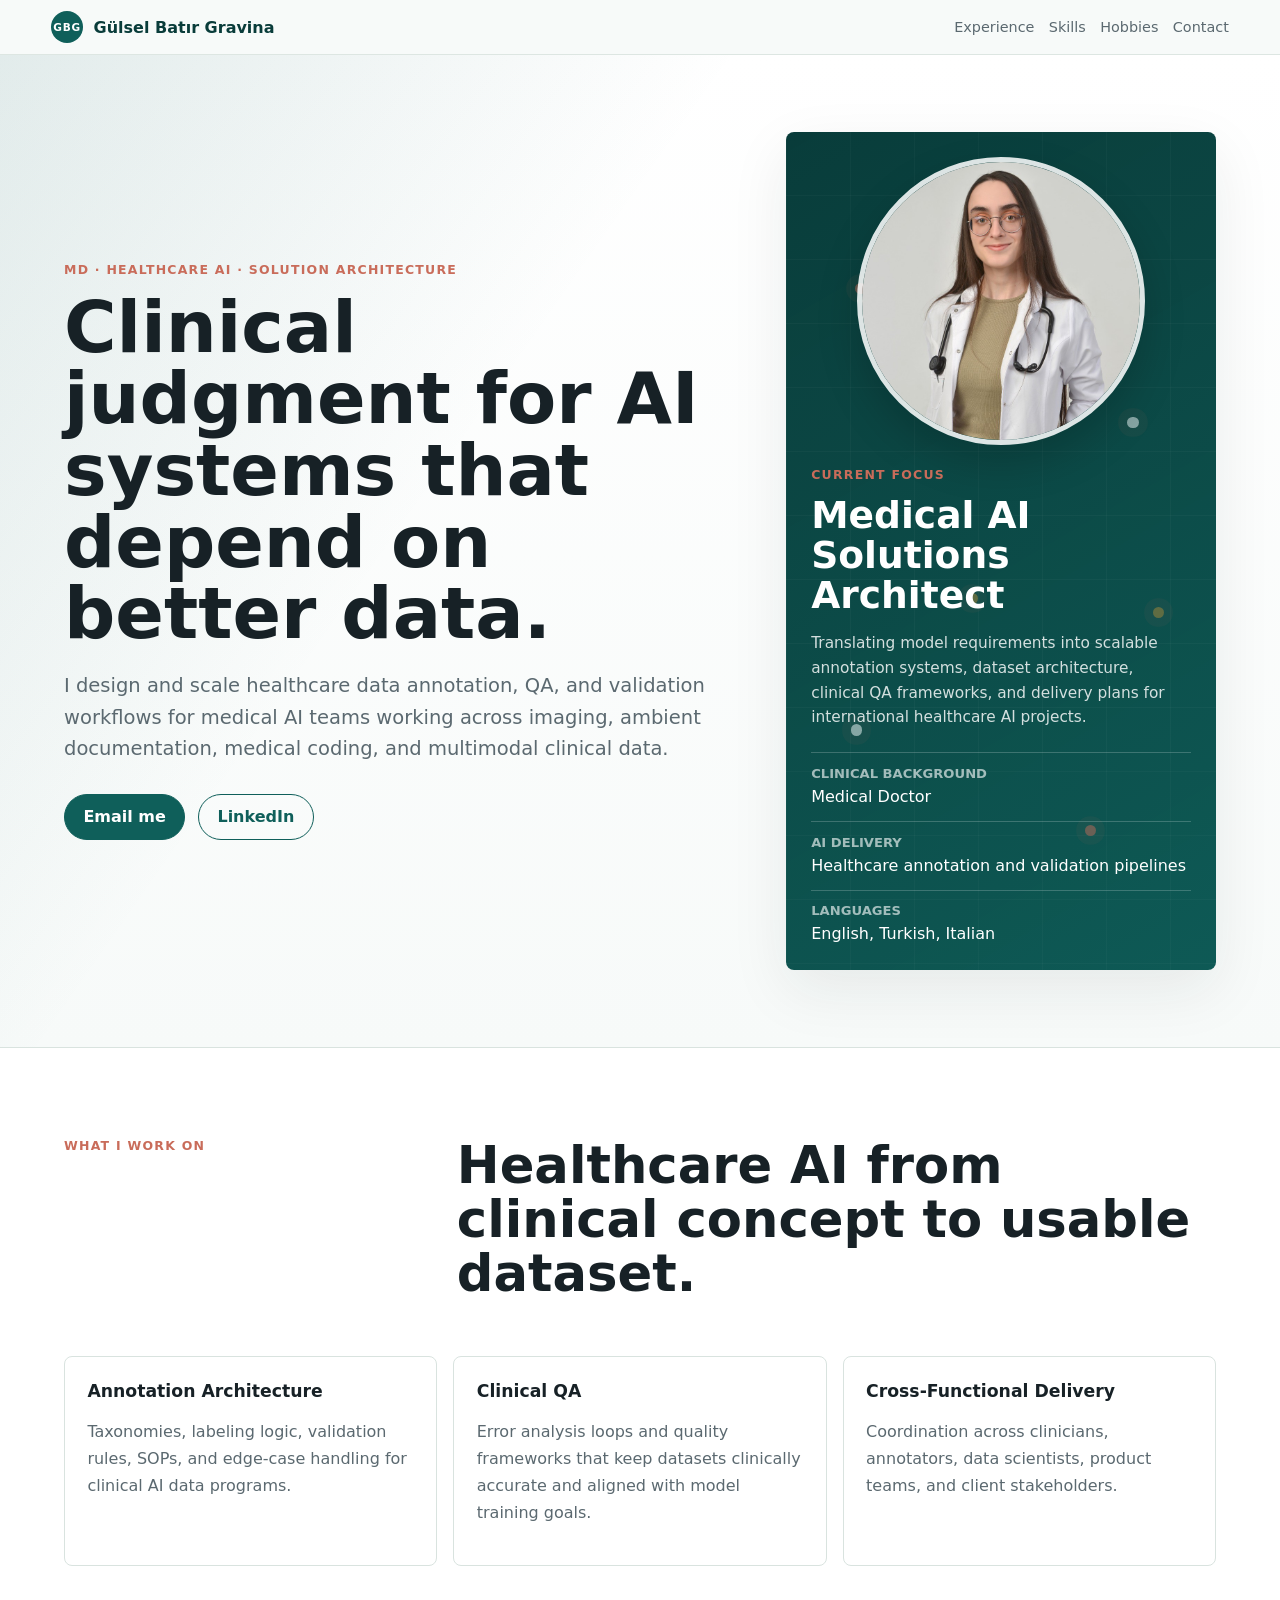
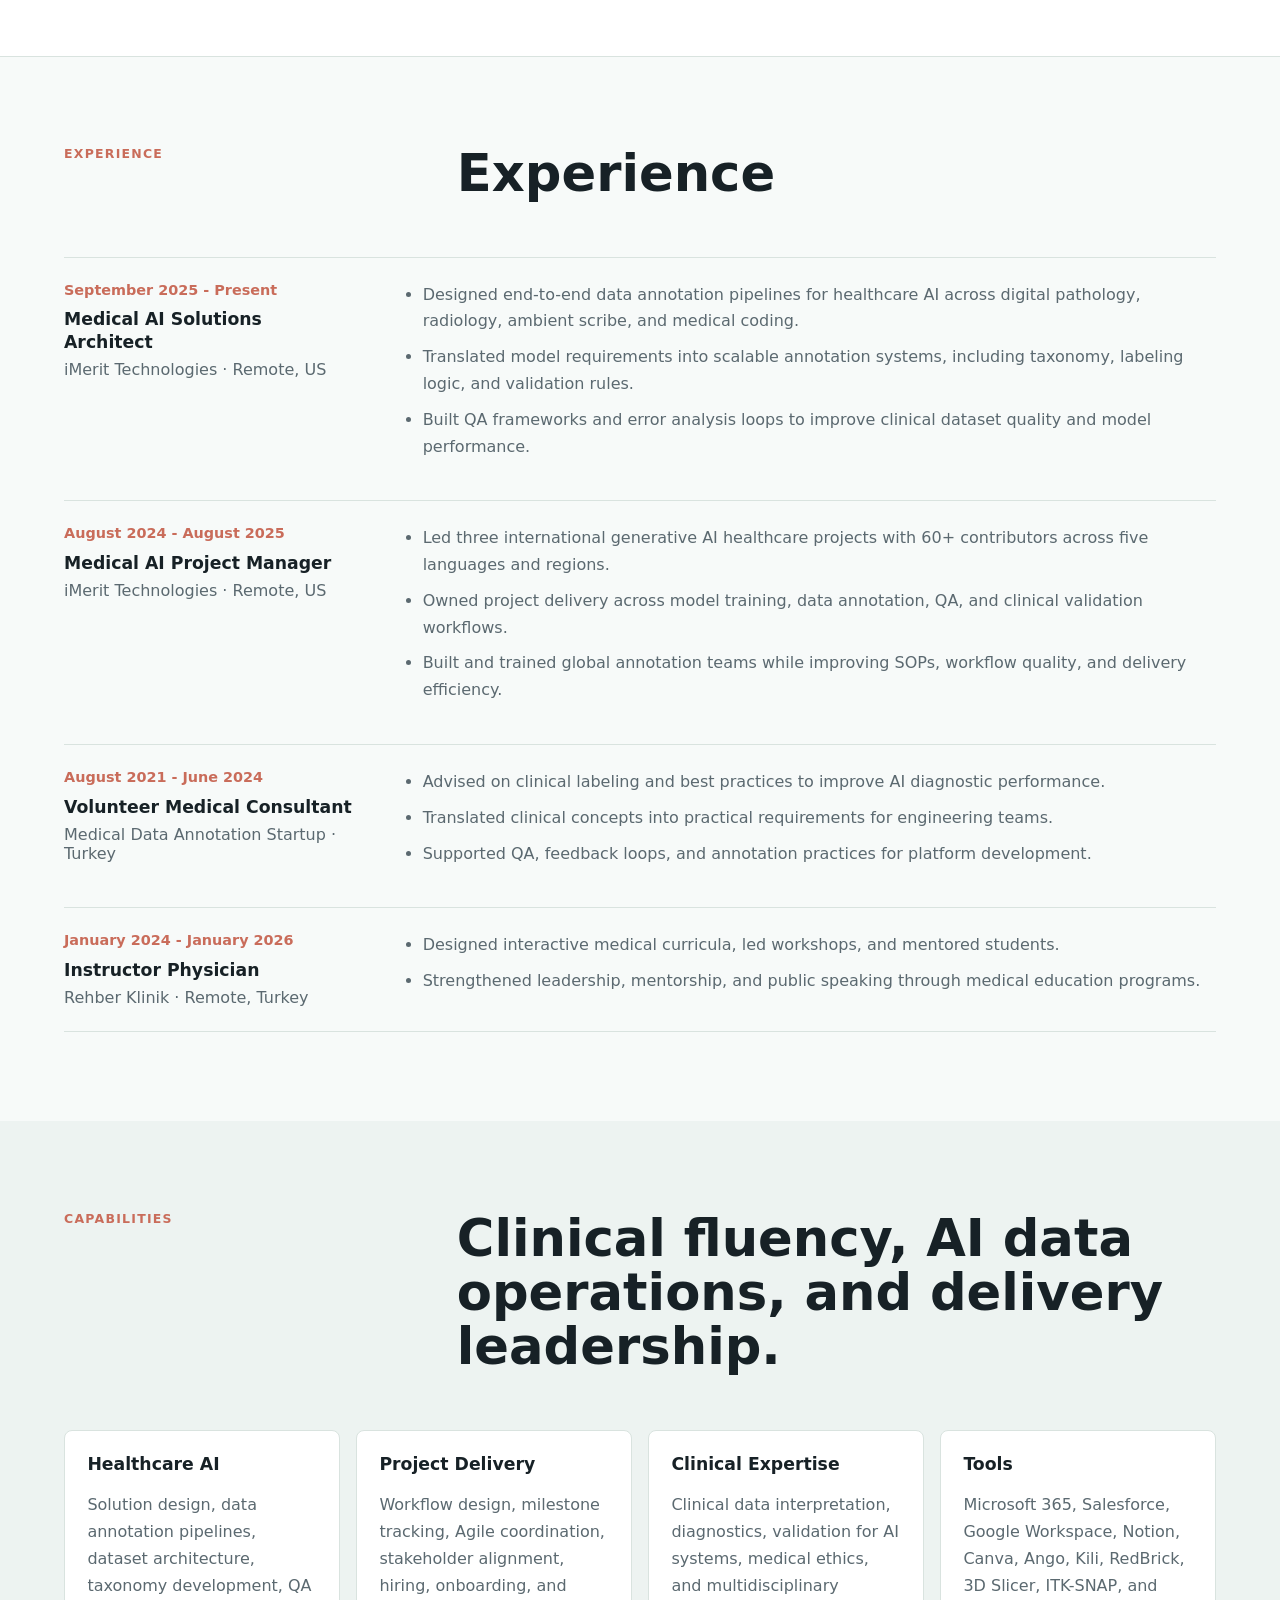
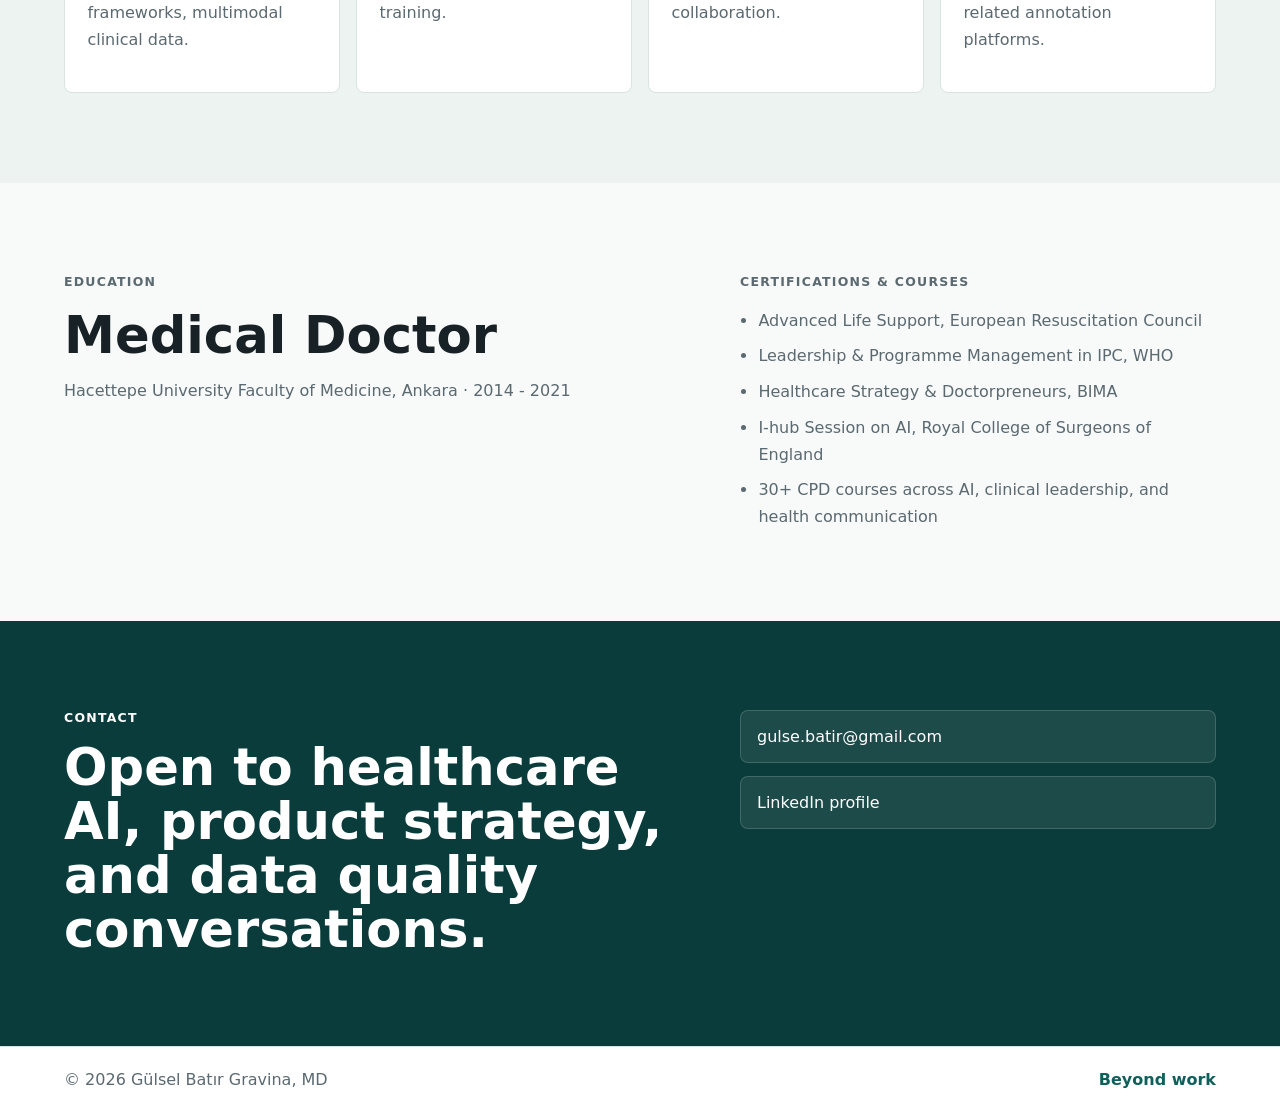
<file: index.html>
<!doctype html>
<html lang="en">
  <head>
    <meta charset="utf-8">
    <meta name="viewport" content="width=device-width, initial-scale=1">
    <title>Gülsel Batır Gravina, MD | Medical AI Solutions Architect</title>
    <meta
      name="description"
      content="Gülsel Batır Gravina, MD is a Medical AI Solutions Architect working across healthcare data, annotation systems, clinical validation, and AI product delivery."
    >
    <link rel="stylesheet" href="styles.css">
  </head>
  <body>
    <header class="site-header">
      <a class="brand" href="index.html" aria-label="Gülsel Batır Gravina home">
        <span class="brand-mark">GBG</span>
        <span>Gülsel Batır Gravina</span>
      </a>
      <nav class="site-nav" aria-label="Primary navigation">
        <a href="#experience">Experience</a>
        <a href="#skills">Skills</a>
        <a href="hobbies.html">Hobbies</a>
        <a href="#contact">Contact</a>
      </nav>
    </header>

    <main>
      <section class="hero">
        <div class="hero-copy">
          <p class="eyebrow">MD · Healthcare AI · Solution Architecture</p>
          <h1>Clinical judgment for AI systems that depend on better data.</h1>
          <p class="lead">
            I design and scale healthcare data annotation, QA, and validation
            workflows for medical AI teams working across imaging, ambient
            documentation, medical coding, and multimodal clinical data.
          </p>
          <div class="hero-actions" aria-label="Contact links">
            <a class="button primary" href="mailto:gulse.batir@gmail.com">Email me</a>
            <a
              class="button secondary"
              href="https://www.linkedin.com/in/gulsel-batir-gravina/"
            >
              LinkedIn
            </a>
          </div>
        </div>
        <aside class="hero-panel" aria-label="Professional summary">
          <div class="signal-map" aria-hidden="true">
            <span></span>
            <span></span>
            <span></span>
            <span></span>
            <span></span>
            <span></span>
          </div>
          <img
            class="headshot"
            src="assets/gulsel-batir-gravina-headshot.jpeg"
            alt="Gülsel Batır Gravina"
            width="800"
            height="800"
          >
          <p class="panel-label">Current Focus</p>
          <h2>Medical AI Solutions Architect</h2>
          <p>
            Translating model requirements into scalable annotation systems,
            dataset architecture, clinical QA frameworks, and delivery plans for
            international healthcare AI projects.
          </p>
          <dl class="quick-facts">
            <div>
              <dt>Clinical background</dt>
              <dd>Medical Doctor</dd>
            </div>
            <div>
              <dt>AI delivery</dt>
              <dd>Healthcare annotation and validation pipelines</dd>
            </div>
            <div>
              <dt>Languages</dt>
              <dd>English, Turkish, Italian</dd>
            </div>
          </dl>
        </aside>
      </section>

      <section class="section band" aria-labelledby="focus-title">
        <div class="section-heading">
          <p class="eyebrow">What I Work On</p>
          <h2 id="focus-title">Healthcare AI from clinical concept to usable dataset.</h2>
        </div>
        <div class="focus-grid">
          <article>
            <h3>Annotation Architecture</h3>
            <p>
              Taxonomies, labeling logic, validation rules, SOPs, and edge-case
              handling for clinical AI data programs.
            </p>
          </article>
          <article>
            <h3>Clinical QA</h3>
            <p>
              Error analysis loops and quality frameworks that keep datasets
              clinically accurate and aligned with model training goals.
            </p>
          </article>
          <article>
            <h3>Cross-Functional Delivery</h3>
            <p>
              Coordination across clinicians, annotators, data scientists,
              product teams, and client stakeholders.
            </p>
          </article>
        </div>
      </section>

      <section class="section" id="experience" aria-labelledby="experience-title">
        <div class="section-heading">
          <p class="eyebrow">Experience</p>
          <h2 id="experience-title">Experience</h2>
        </div>

        <div class="timeline">
          <article class="timeline-item">
            <div>
              <p class="date">September 2025 - Present</p>
              <h3>Medical AI Solutions Architect</h3>
              <p class="organization">iMerit Technologies · Remote, US</p>
            </div>
            <ul>
              <li>Designed end-to-end data annotation pipelines for healthcare AI across digital pathology, radiology, ambient scribe, and medical coding.</li>
              <li>Translated model requirements into scalable annotation systems, including taxonomy, labeling logic, and validation rules.</li>
              <li>Built QA frameworks and error analysis loops to improve clinical dataset quality and model performance.</li>
            </ul>
          </article>

          <article class="timeline-item">
            <div>
              <p class="date">August 2024 - August 2025</p>
              <h3>Medical AI Project Manager</h3>
              <p class="organization">iMerit Technologies · Remote, US</p>
            </div>
            <ul>
              <li>Led three international generative AI healthcare projects with 60+ contributors across five languages and regions.</li>
              <li>Owned project delivery across model training, data annotation, QA, and clinical validation workflows.</li>
              <li>Built and trained global annotation teams while improving SOPs, workflow quality, and delivery efficiency.</li>
            </ul>
          </article>

          <article class="timeline-item">
            <div>
              <p class="date">August 2021 - June 2024</p>
              <h3>Volunteer Medical Consultant</h3>
              <p class="organization">Medical Data Annotation Startup · Turkey</p>
            </div>
            <ul>
              <li>Advised on clinical labeling and best practices to improve AI diagnostic performance.</li>
              <li>Translated clinical concepts into practical requirements for engineering teams.</li>
              <li>Supported QA, feedback loops, and annotation practices for platform development.</li>
            </ul>
          </article>

          <article class="timeline-item">
            <div>
              <p class="date">January 2024 - January 2026</p>
              <h3>Instructor Physician</h3>
              <p class="organization">Rehber Klinik · Remote, Turkey</p>
            </div>
            <ul>
              <li>Designed interactive medical curricula, led workshops, and mentored students.</li>
              <li>Strengthened leadership, mentorship, and public speaking through medical education programs.</li>
            </ul>
          </article>
        </div>
      </section>

      <section class="section split-section" id="skills" aria-labelledby="skills-title">
        <div class="section-heading">
          <p class="eyebrow">Capabilities</p>
          <h2 id="skills-title">Clinical fluency, AI data operations, and delivery leadership.</h2>
        </div>
        <div class="skill-columns">
          <article>
            <h3>Healthcare AI</h3>
            <p>Solution design, data annotation pipelines, dataset architecture, taxonomy development, QA frameworks, multimodal clinical data.</p>
          </article>
          <article>
            <h3>Project Delivery</h3>
            <p>Workflow design, milestone tracking, Agile coordination, stakeholder alignment, hiring, onboarding, and training.</p>
          </article>
          <article>
            <h3>Clinical Expertise</h3>
            <p>Clinical data interpretation, diagnostics, validation for AI systems, medical ethics, and multidisciplinary collaboration.</p>
          </article>
          <article>
            <h3>Tools</h3>
            <p>Microsoft 365, Salesforce, Google Workspace, Notion, Canva, Ango, Kili, RedBrick, 3D Slicer, ITK-SNAP, and related annotation platforms.</p>
          </article>
        </div>
      </section>

      <section class="section credentials" aria-labelledby="credentials-title">
        <div>
          <p class="eyebrow">Education</p>
          <h2 id="credentials-title">Medical Doctor</h2>
          <p>
            Hacettepe University Faculty of Medicine, Ankara · 2014 - 2021
          </p>
        </div>
        <div>
          <p class="eyebrow">Certifications & Courses</p>
          <ul class="compact-list">
            <li>Advanced Life Support, European Resuscitation Council</li>
            <li>Leadership & Programme Management in IPC, WHO</li>
            <li>Healthcare Strategy & Doctorpreneurs, BIMA</li>
            <li>I-hub Session on AI, Royal College of Surgeons of England</li>
            <li>30+ CPD courses across AI, clinical leadership, and health communication</li>
          </ul>
        </div>
      </section>

      <section class="section contact-section" id="contact" aria-labelledby="contact-title">
        <div>
          <p class="eyebrow">Contact</p>
          <h2 id="contact-title">Open to healthcare AI, product strategy, and data quality conversations.</h2>
        </div>
        <div class="contact-links">
          <a href="mailto:gulse.batir@gmail.com">gulse.batir@gmail.com</a>
          <a href="https://www.linkedin.com/in/gulsel-batir-gravina/">LinkedIn profile</a>
        </div>
      </section>
    </main>

    <footer class="site-footer">
      <p>© 2026 Gülsel Batır Gravina, MD</p>
      <a href="hobbies.html">Beyond work</a>
    </footer>
  </body>
</html>
</file>
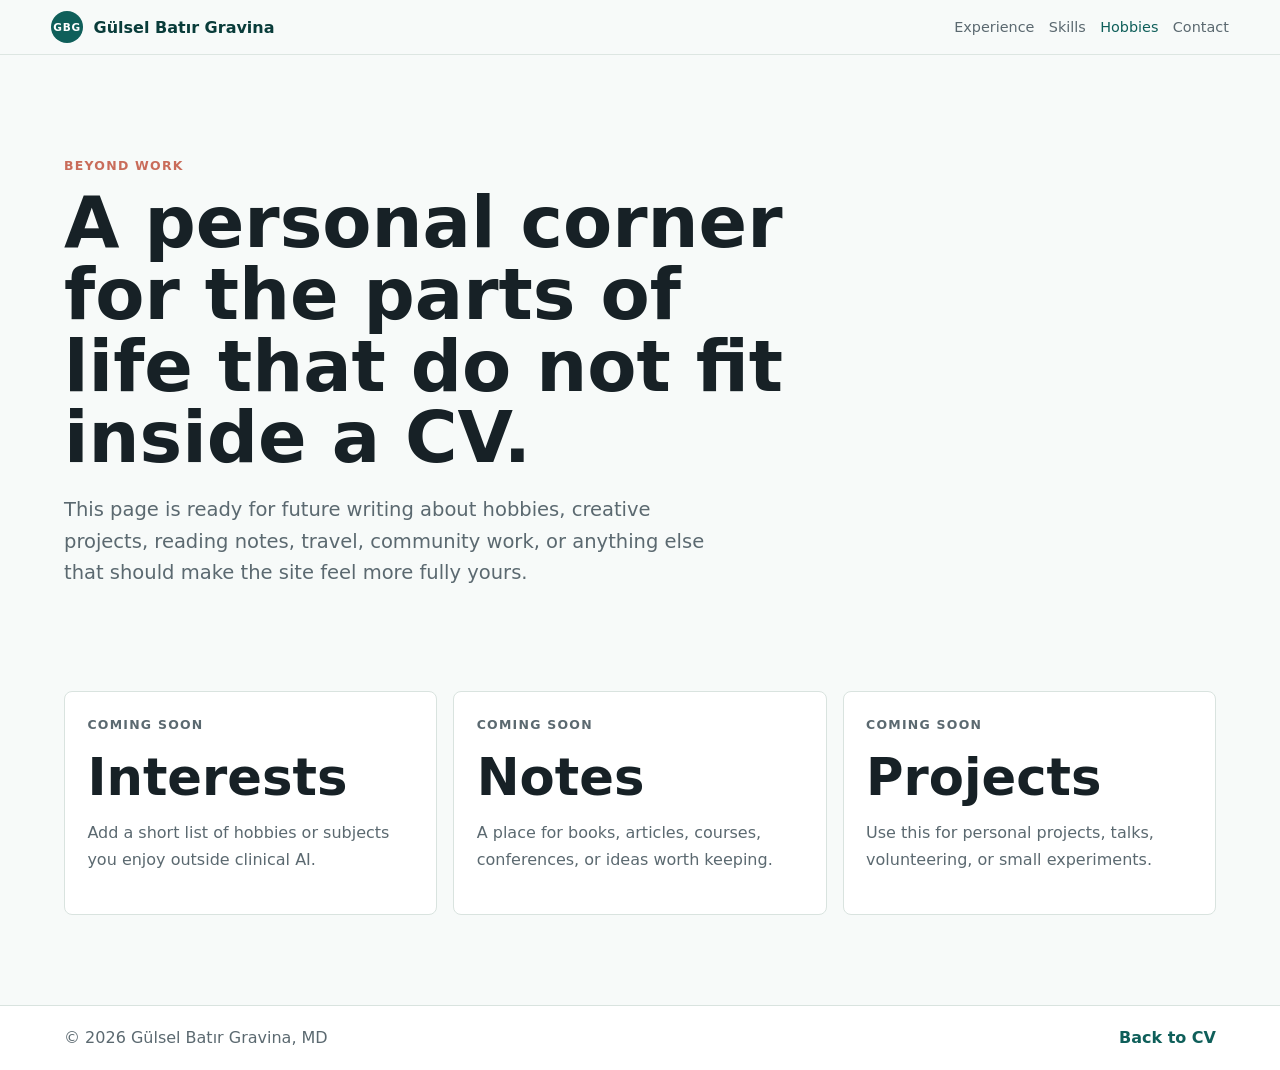
<file: hobbies.html>
<!doctype html>
<html lang="en">
  <head>
    <meta charset="utf-8">
    <meta name="viewport" content="width=device-width, initial-scale=1">
    <title>Beyond Work | Gülsel Batır Gravina</title>
    <meta
      name="description"
      content="A future space for Gülsel Batır Gravina's personal interests, notes, and projects beyond work."
    >
    <link rel="stylesheet" href="styles.css">
  </head>
  <body>
    <header class="site-header">
      <a class="brand" href="index.html" aria-label="Gülsel Batır Gravina home">
        <span class="brand-mark">GBG</span>
        <span>Gülsel Batır Gravina</span>
      </a>
      <nav class="site-nav" aria-label="Primary navigation">
        <a href="index.html#experience">Experience</a>
        <a href="index.html#skills">Skills</a>
        <a href="hobbies.html" aria-current="page">Hobbies</a>
        <a href="index.html#contact">Contact</a>
      </nav>
    </header>

    <main>
      <section class="subpage-hero">
        <p class="eyebrow">Beyond Work</p>
        <h1>A personal corner for the parts of life that do not fit inside a CV.</h1>
        <p class="lead">
          This page is ready for future writing about hobbies, creative projects,
          reading notes, travel, community work, or anything else that should make
          the site feel more fully yours.
        </p>
      </section>

      <section class="section hobby-grid" aria-label="Future hobby sections">
        <article>
          <p class="card-kicker">Coming Soon</p>
          <h2>Interests</h2>
          <p>Add a short list of hobbies or subjects you enjoy outside clinical AI.</p>
        </article>
        <article>
          <p class="card-kicker">Coming Soon</p>
          <h2>Notes</h2>
          <p>A place for books, articles, courses, conferences, or ideas worth keeping.</p>
        </article>
        <article>
          <p class="card-kicker">Coming Soon</p>
          <h2>Projects</h2>
          <p>Use this for personal projects, talks, volunteering, or small experiments.</p>
        </article>
      </section>
    </main>

    <footer class="site-footer">
      <p>© 2026 Gülsel Batır Gravina, MD</p>
      <a href="index.html">Back to CV</a>
    </footer>
  </body>
</html>
</file>
<file: styles.css>
:root {
  color-scheme: light;
  --ink: #172126;
  --muted: #5b6970;
  --faint: #edf3f1;
  --line: #d9e3df;
  --surface: #ffffff;
  --page: #f7faf9;
  --teal: #0f5f5a;
  --teal-dark: #093c3a;
  --coral: #c96c5a;
  --gold: #b18a3b;
  --shadow: 0 20px 60px rgba(23, 33, 38, 0.08);
}

* {
  box-sizing: border-box;
}

html {
  scroll-behavior: smooth;
}

body {
  margin: 0;
  min-height: 100vh;
  font-family:
    Inter, ui-sans-serif, system-ui, -apple-system, BlinkMacSystemFont, "Segoe UI",
    sans-serif;
  color: var(--ink);
  background: var(--page);
}

a {
  color: inherit;
}

.site-header {
  position: sticky;
  top: 0;
  z-index: 10;
  display: flex;
  align-items: center;
  justify-content: space-between;
  gap: 1.25rem;
  padding: 0.7rem clamp(1.25rem, 4vw, 4.5rem);
  background: rgba(247, 250, 249, 0.92);
  border-bottom: 1px solid rgba(217, 227, 223, 0.85);
  backdrop-filter: blur(16px);
}

.brand {
  display: inline-flex;
  align-items: center;
  gap: 0.65rem;
  color: var(--teal-dark);
  font-weight: 750;
  text-decoration: none;
}

.brand-mark {
  display: grid;
  width: 2rem;
  height: 2rem;
  place-items: center;
  border-radius: 50%;
  color: #ffffff;
  background: var(--teal);
  font-size: 0.66rem;
  letter-spacing: 0.08em;
}

.site-nav {
  display: flex;
  flex-wrap: wrap;
  justify-content: flex-end;
  gap: 0.3rem 0.9rem;
  color: var(--muted);
  font-size: 0.9rem;
}

.site-nav a {
  padding: 0.35rem 0;
  text-decoration: none;
}

.site-nav a:hover,
.site-nav a[aria-current="page"] {
  color: var(--teal);
}

.hero {
  display: grid;
  grid-template-columns: minmax(0, 1fr) minmax(18rem, 0.64fr);
  gap: clamp(1.75rem, 4vw, 4rem);
  align-items: center;
  padding: clamp(3.2rem, 6vw, 5.75rem) clamp(1.25rem, 5vw, 5.5rem);
  background:
    linear-gradient(125deg, rgba(15, 95, 90, 0.12), transparent 38rem),
    linear-gradient(180deg, #ffffff 0%, var(--page) 100%);
}

.hero-copy,
.subpage-hero {
  max-width: 58rem;
}

.eyebrow,
.panel-label,
.card-kicker {
  margin: 0 0 0.9rem;
  color: var(--coral);
  font-size: 0.78rem;
  font-weight: 800;
  letter-spacing: 0.1em;
  text-transform: uppercase;
}

h1,
h2,
h3,
p {
  overflow-wrap: anywhere;
}

h1 {
  margin: 0;
  max-width: 15ch;
  font-size: clamp(2.35rem, 5.6vw, 4.9rem);
  line-height: 1;
  letter-spacing: 0;
}

h2 {
  margin: 0;
  font-size: clamp(1.9rem, 4vw, 3.35rem);
  line-height: 1.06;
  letter-spacing: 0;
}

h3 {
  margin: 0;
  font-size: 1.08rem;
  line-height: 1.35;
}

.lead {
  margin: 1.25rem 0 0;
  max-width: 42rem;
  color: var(--muted);
  font-size: clamp(1.02rem, 1.6vw, 1.22rem);
  line-height: 1.62;
}

.hero-actions {
  display: flex;
  flex-wrap: wrap;
  gap: 0.8rem;
  margin-top: 1.8rem;
}

.button {
  display: inline-flex;
  align-items: center;
  justify-content: center;
  min-height: 2.9rem;
  padding: 0.8rem 1.15rem;
  border: 1px solid var(--teal);
  border-radius: 999px;
  font-weight: 750;
  text-decoration: none;
}

.button.primary {
  color: #ffffff;
  background: var(--teal);
}

.button.secondary {
  color: var(--teal);
  background: transparent;
}

.hero-panel {
  position: relative;
  overflow: hidden;
  min-height: 0;
  padding: clamp(1rem, 2.8vw, 1.55rem);
  color: #ffffff;
  background:
    linear-gradient(150deg, rgba(9, 60, 58, 0.96), rgba(15, 95, 90, 0.86)),
    var(--teal-dark);
  border-radius: 8px;
  box-shadow: var(--shadow);
}

.hero-panel h2 {
  position: relative;
  max-width: 13ch;
  font-size: clamp(1.55rem, 3vw, 2.35rem);
}

.hero-panel p,
.hero-panel dl {
  position: relative;
}

.hero-panel > p:not(.panel-label) {
  max-width: 30rem;
  color: rgba(255, 255, 255, 0.82);
  line-height: 1.62;
  font-size: 0.96rem;
}

.headshot {
  position: relative;
  display: block;
  width: min(100%, 18rem);
  aspect-ratio: 1;
  height: auto;
  margin: 0 auto 1.35rem;
  object-fit: cover;
  object-position: center top;
  border: 5px solid rgba(255, 255, 255, 0.86);
  border-radius: 50%;
  box-shadow: 0 18px 42px rgba(0, 0, 0, 0.18);
}

.signal-map {
  position: absolute;
  inset: 0;
  opacity: 0.5;
  background:
    linear-gradient(90deg, rgba(255, 255, 255, 0.06) 1px, transparent 1px),
    linear-gradient(0deg, rgba(255, 255, 255, 0.06) 1px, transparent 1px);
  background-size: 4rem 4rem;
}

.signal-map span {
  position: absolute;
  width: 0.7rem;
  height: 0.7rem;
  border-radius: 50%;
  background: var(--coral);
  box-shadow: 0 0 0 0.55rem rgba(201, 108, 90, 0.12);
}

.signal-map span:nth-child(1) {
  top: 18%;
  left: 16%;
}

.signal-map span:nth-child(2) {
  top: 34%;
  right: 18%;
  background: #ffffff;
}

.signal-map span:nth-child(3) {
  top: 55%;
  left: 42%;
  background: var(--gold);
}

.signal-map span:nth-child(4) {
  right: 28%;
  bottom: 16%;
}

.signal-map span:nth-child(5) {
  left: 15%;
  bottom: 28%;
  background: #ffffff;
}

.signal-map span:nth-child(6) {
  right: 12%;
  bottom: 42%;
  background: var(--gold);
}

.quick-facts {
  display: grid;
  gap: 0.8rem;
  margin: 1.35rem 0 0;
}

.quick-facts div {
  padding-top: 0.8rem;
  border-top: 1px solid rgba(255, 255, 255, 0.2);
}

.quick-facts dt {
  color: rgba(255, 255, 255, 0.62);
  font-size: 0.82rem;
  font-weight: 750;
  text-transform: uppercase;
}

.quick-facts dd {
  margin: 0.25rem 0 0;
  color: #ffffff;
  line-height: 1.45;
}

.section {
  padding: clamp(3.5rem, 7vw, 6.5rem) clamp(1.25rem, 5vw, 5.5rem);
}

.band {
  background: #ffffff;
  border-block: 1px solid var(--line);
}

.section-heading {
  display: grid;
  grid-template-columns: minmax(14rem, 0.45fr) minmax(0, 1fr);
  gap: clamp(1.4rem, 4vw, 4rem);
  align-items: start;
  margin-bottom: clamp(2rem, 5vw, 3.5rem);
}

.focus-grid,
.skill-columns,
.hobby-grid {
  display: grid;
  grid-template-columns: repeat(3, minmax(0, 1fr));
  gap: 1rem;
}

.focus-grid article,
.skill-columns article,
.hobby-grid article {
  padding: 1.4rem;
  background: var(--surface);
  border: 1px solid var(--line);
  border-radius: 8px;
}

.focus-grid p,
.skill-columns p,
.hobby-grid p,
.credentials p,
.compact-list,
.timeline-item li {
  color: var(--muted);
  line-height: 1.68;
}

.timeline {
  display: grid;
  gap: 1rem;
}

.timeline-item {
  display: grid;
  grid-template-columns: minmax(13rem, 0.36fr) minmax(0, 1fr);
  gap: clamp(1.25rem, 4vw, 3rem);
  padding: 1.5rem 0;
  border-top: 1px solid var(--line);
}

.timeline-item:last-child {
  border-bottom: 1px solid var(--line);
}

.date {
  margin: 0 0 0.65rem;
  color: var(--coral);
  font-size: 0.9rem;
  font-weight: 750;
}

.organization {
  margin: 0.35rem 0 0;
  color: var(--muted);
}

.timeline-item ul,
.compact-list {
  margin: 0;
  padding-left: 1.15rem;
}

.timeline-item li + li,
.compact-list li + li {
  margin-top: 0.55rem;
}

.split-section {
  background: var(--faint);
}

.skill-columns {
  grid-template-columns: repeat(4, minmax(0, 1fr));
}

.credentials,
.contact-section {
  display: grid;
  grid-template-columns: minmax(0, 0.9fr) minmax(18rem, 0.7fr);
  gap: clamp(2rem, 5vw, 5rem);
  align-items: start;
}

.contact-section {
  color: #ffffff;
  background: var(--teal-dark);
}

.contact-section .eyebrow,
.contact-section h2 {
  color: #ffffff;
}

.contact-links {
  display: grid;
  gap: 0.8rem;
}

.contact-links a {
  padding: 1rem;
  color: #ffffff;
  background: rgba(255, 255, 255, 0.08);
  border: 1px solid rgba(255, 255, 255, 0.16);
  border-radius: 8px;
  text-decoration: none;
}

.subpage-hero {
  padding: clamp(4rem, 8vw, 7rem) clamp(1.25rem, 5vw, 5.5rem);
}

.subpage-hero h1 {
  max-width: 15ch;
}

.hobby-grid {
  padding-top: 0;
}

.hobby-grid article {
  min-height: 14rem;
}

.site-footer {
  display: flex;
  flex-wrap: wrap;
  align-items: center;
  justify-content: space-between;
  gap: 1rem;
  padding: 1.4rem clamp(1.25rem, 5vw, 5.5rem);
  color: var(--muted);
  background: #ffffff;
  border-top: 1px solid var(--line);
}

.site-footer p {
  margin: 0;
}

.site-footer a {
  color: var(--teal);
  font-weight: 750;
  text-decoration: none;
}

@media (max-width: 980px) {
  .hero,
  .section-heading,
  .timeline-item,
  .credentials,
  .contact-section {
    grid-template-columns: 1fr;
  }

  .hero-panel {
    max-width: 34rem;
  }

  .focus-grid,
  .skill-columns,
  .hobby-grid {
    grid-template-columns: repeat(2, minmax(0, 1fr));
  }
}

@media (max-width: 680px) {
  .site-header {
    position: sticky;
    align-items: center;
    flex-direction: row;
    gap: 0.75rem;
    padding-block: 0.55rem;
  }

  .brand {
    flex: 0 0 auto;
  }

  .brand > span:not(.brand-mark) {
    display: none;
  }

  .site-nav {
    flex: 1 1 auto;
    justify-content: flex-end;
    gap: 0.25rem 0.65rem;
    font-size: 0.8rem;
  }

  h1 {
    font-size: 2.55rem;
  }

  .focus-grid,
  .skill-columns,
  .hobby-grid {
    grid-template-columns: 1fr;
  }

  .button {
    width: 100%;
  }
}
</file>
